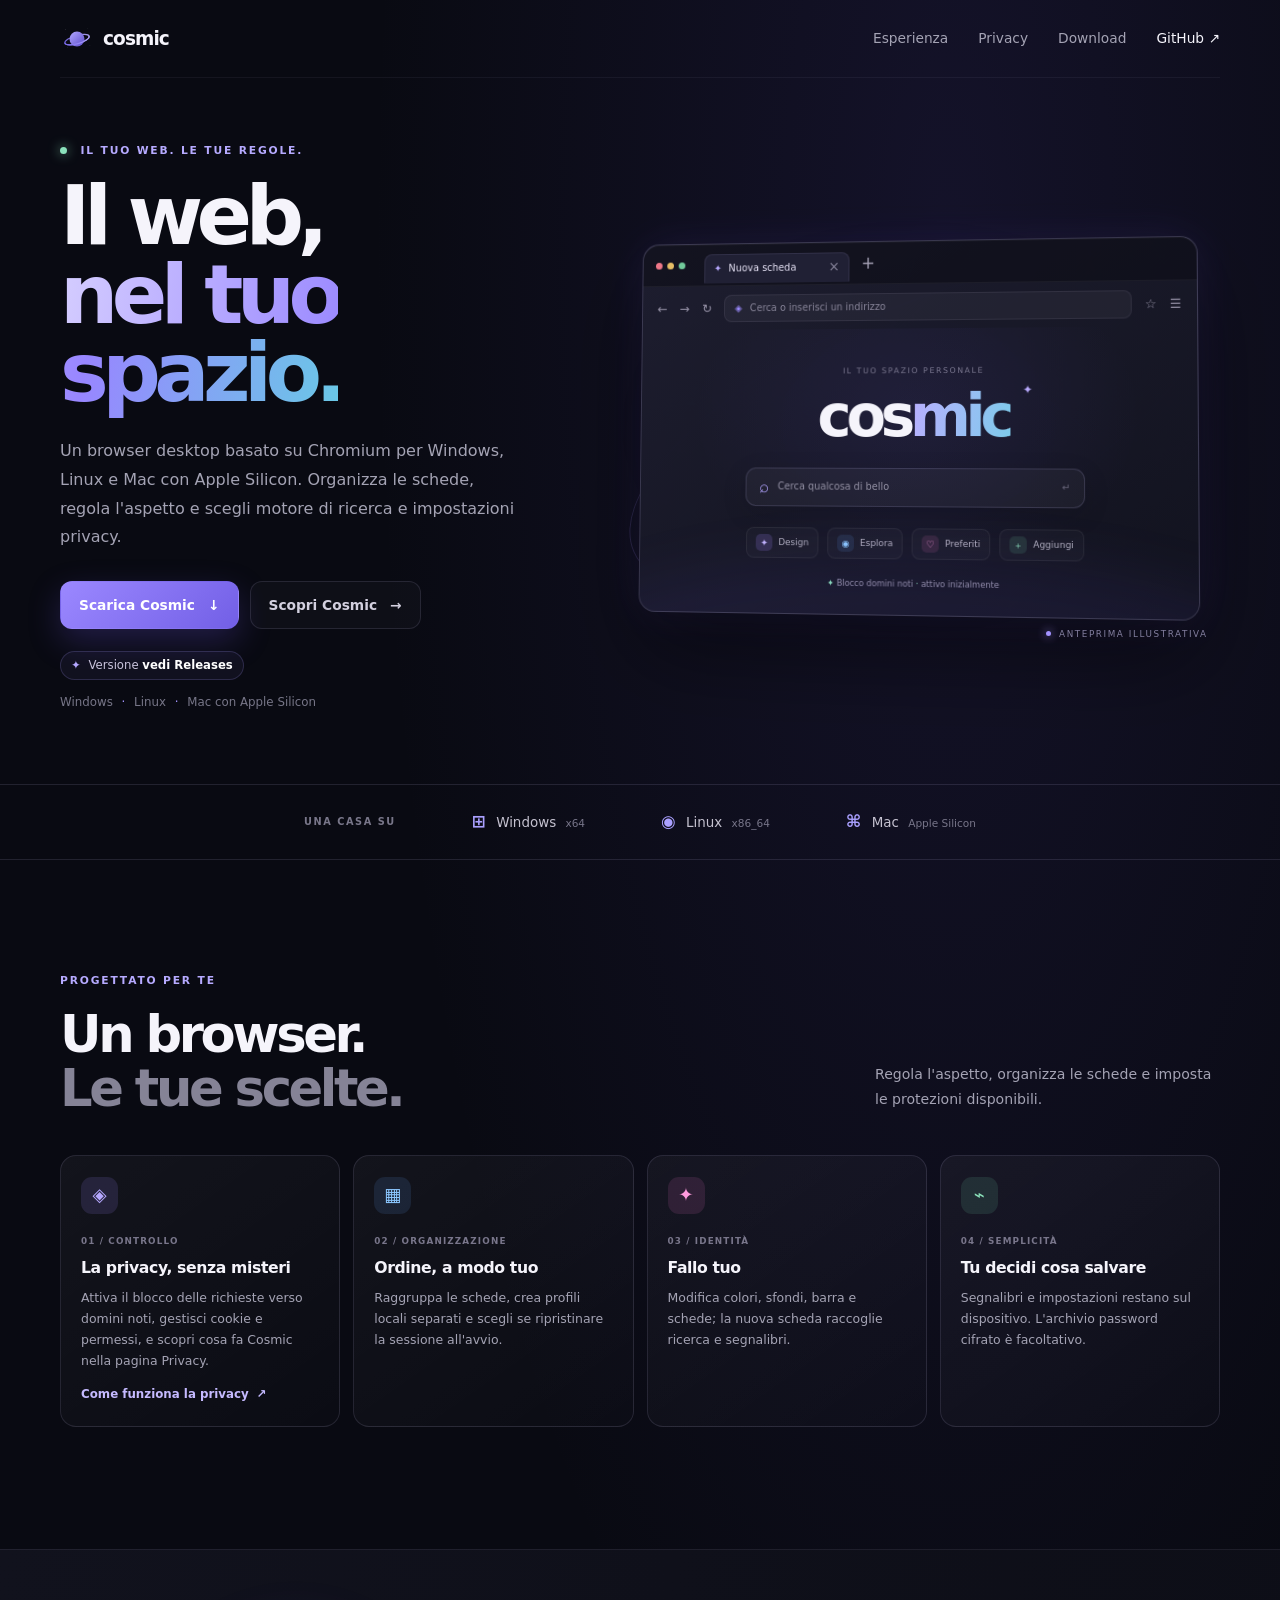
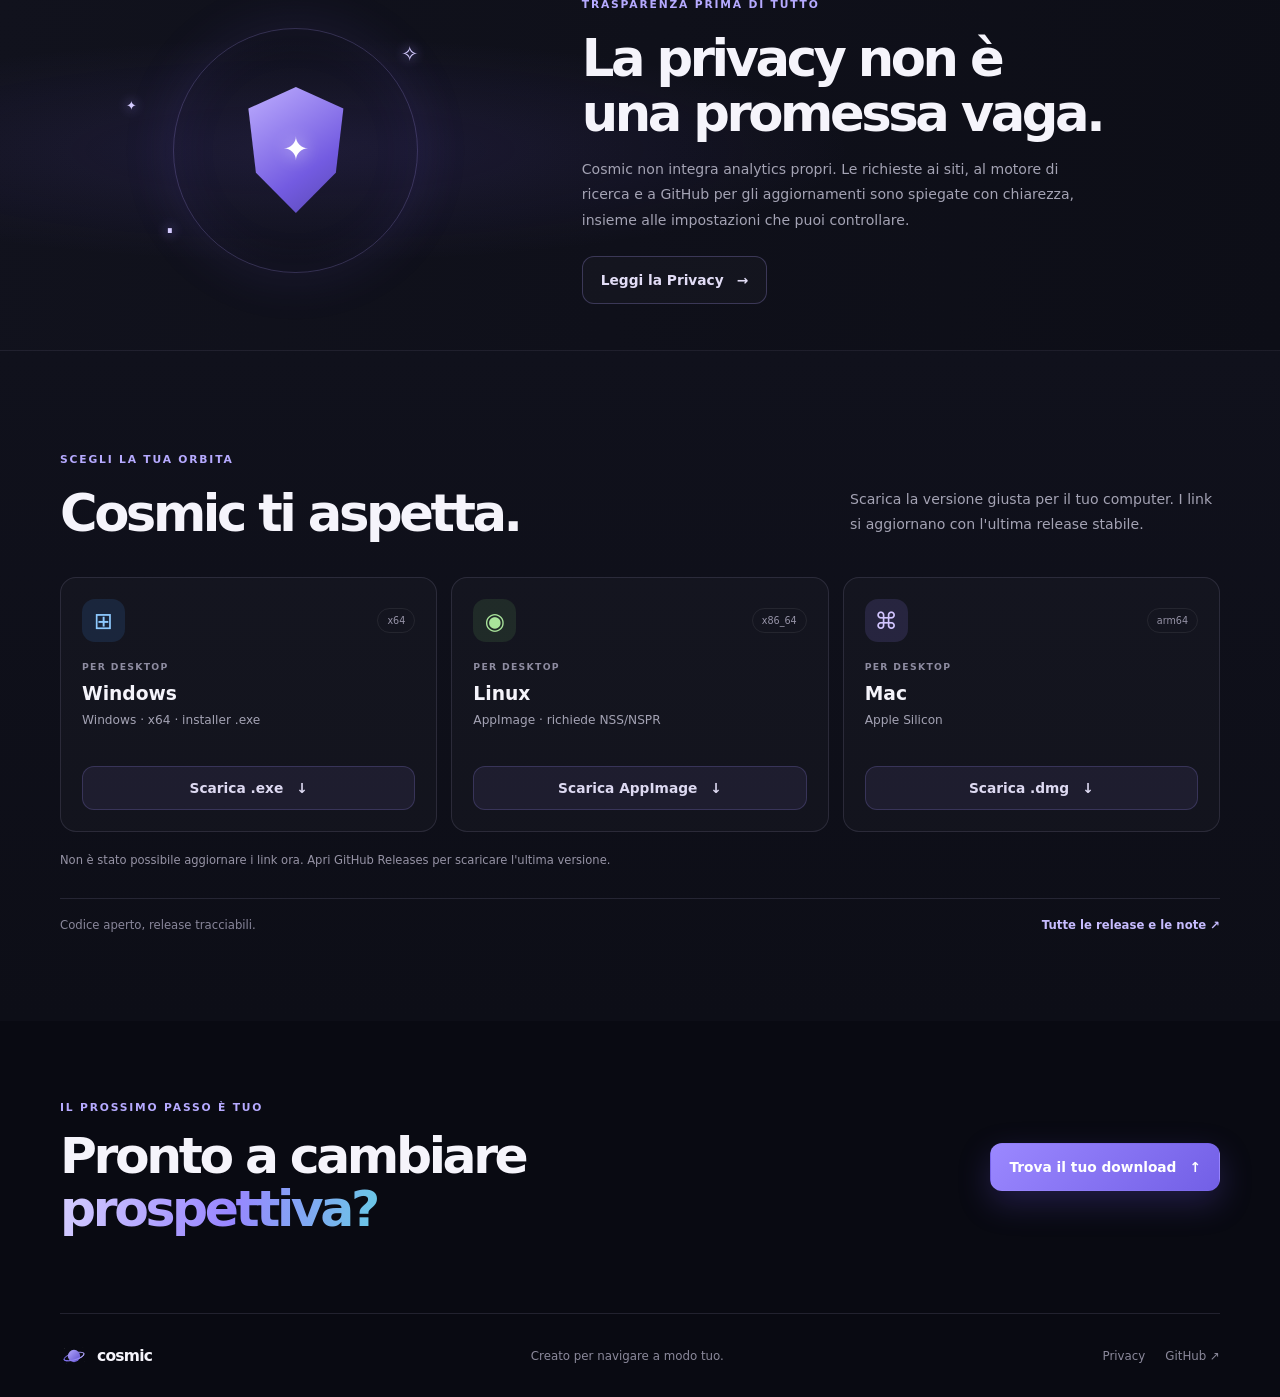
<file: docs/index.html>
<!doctype html>
<html lang="it">
<head>
  <meta charset="utf-8">
  <meta name="viewport" content="width=device-width, initial-scale=1">
  <meta name="theme-color" content="#090a12">
  <meta name="description" content="Cosmic è un browser desktop Chromium personalizzabile per Windows, Linux e Mac Apple Silicon. Privacy e controlli chiari, sul tuo computer.">
  <meta property="og:type" content="website">
  <meta property="og:title" content="Cosmic — il web, nel tuo spazio">
  <meta property="og:description" content="Un browser desktop personalizzabile per Windows, Linux e Mac Apple Silicon.">
  <meta property="og:image" content="https://francydg2.github.io/cosmic-browser/assets/cosmic.svg">
  <title>Cosmic — il web, nel tuo spazio</title>
  <link rel="icon" href="assets/cosmic.svg" type="image/svg+xml">
  <link rel="stylesheet" href="styles.css">
  <script src="site.js" defer></script>
</head>
<body>
  <header class="topbar">
    <a class="brand" href="#" aria-label="Cosmic, pagina iniziale">
      <img src="assets/cosmic.svg" alt="" width="34" height="34">
      <span>cosmic</span>
    </a>
    <nav aria-label="Navigazione principale">
      <a href="#esperienza">Esperienza</a>
      <a href="privacy.html">Privacy</a>
      <a href="#download">Download</a>
      <a class="nav-github" href="https://github.com/francydg2/cosmic-browser" target="_blank" rel="noopener noreferrer">GitHub <span aria-hidden="true">↗</span></a>
    </nav>
  </header>

  <main>
    <section class="hero">
      <div class="hero-copy">
        <p class="eyebrow"><span class="status-dot"></span> IL TUO WEB. LE TUE REGOLE.</p>
        <h1>Il web,<br><span class="gradient-text">nel tuo spazio.</span></h1>
        <p class="hero-description">Un browser desktop basato su Chromium per Windows, Linux e Mac con Apple Silicon. Organizza le schede, regola l'aspetto e scegli motore di ricerca e impostazioni privacy.</p>
        <div class="hero-actions">
          <a class="button button-primary" href="#download">Scarica Cosmic <span aria-hidden="true">↓</span></a>
          <a class="button button-quiet" href="#esperienza">Scopri Cosmic <span aria-hidden="true">→</span></a>
        </div>
        <div class="hero-meta">
          <span class="version-pill"><span aria-hidden="true">✦</span> Versione <strong id="latest-version">—</strong></span>
          <span id="release-date" class="release-date" aria-live="polite"></span>
        </div>
        <p class="platform-caption">Windows <span>·</span> Linux <span>·</span> Mac con Apple Silicon</p>
      </div>

      <div class="product-stage" aria-label="Anteprima illustrativa dell'interfaccia Cosmic">
        <div class="stage-glow"></div>
        <div class="orbit orbit-one"></div>
        <div class="orbit orbit-two"></div>
        <div class="browser-preview">
          <div class="preview-titlebar">
            <div class="window-dots" aria-hidden="true"><i></i><i></i><i></i></div>
            <div class="preview-tab"><span class="mini-planet" aria-hidden="true">✦</span> Nuova scheda <span class="tab-close" aria-hidden="true">×</span></div>
            <span class="preview-plus" aria-hidden="true">+</span>
          </div>
          <div class="preview-toolbar">
            <span aria-hidden="true">←</span><span aria-hidden="true">→</span><span aria-hidden="true">↻</span>
            <div class="address-field"><span class="lock-mark" aria-hidden="true">◈</span> Cerca o inserisci un indirizzo</div>
            <span aria-hidden="true">☆</span><span aria-hidden="true">☰</span>
          </div>
          <div class="preview-content">
            <div class="preview-date">IL TUO SPAZIO PERSONALE</div>
            <div class="preview-logo"><span>cos</span><span class="preview-logo-accent">mic</span><span class="preview-star">✦</span></div>
            <div class="preview-search"><span aria-hidden="true">⌕</span> Cerca qualcosa di bello <span class="search-shortcut">↵</span></div>
            <div class="preview-bookmarks" aria-hidden="true">
              <span><i class="bookmark-icon icon-violet">✦</i> Design</span>
              <span><i class="bookmark-icon icon-blue">◉</i> Esplora</span>
              <span><i class="bookmark-icon icon-pink">♡</i> Preferiti</span>
              <span><i class="bookmark-icon icon-green">＋</i> Aggiungi</span>
            </div>
            <div class="preview-shield"><span>✦</span> Blocco domini noti <b>·</b> attivo inizialmente</div>
          </div>
          <div class="preview-bottom-glow"></div>
        </div>
        <div class="stage-label"><span></span> ANTEPRIMA ILLUSTRATIVA</div>
      </div>
    </section>

    <section class="platform-strip" aria-label="Sistemi supportati">
      <span class="strip-label">UNA CASA SU</span>
      <div><b aria-hidden="true">⊞</b> Windows <small>x64</small></div>
      <div><b aria-hidden="true">◉</b> Linux <small>x86_64</small></div>
      <div><b aria-hidden="true">⌘</b> Mac <small>Apple Silicon</small></div>
    </section>

    <section class="features section-wrap" id="esperienza">
      <div class="section-heading">
        <div>
          <p class="eyebrow">PROGETTATO PER TE</p>
          <h2>Un browser.<br><span class="muted-heading">Le tue scelte.</span></h2>
        </div>
        <p class="section-intro">Regola l'aspetto, organizza le schede e imposta le protezioni disponibili.</p>
      </div>
      <div class="feature-grid">
        <article class="feature-card feature-card-large">
          <span class="feature-icon icon-purple" aria-hidden="true">◈</span>
          <p class="feature-number">01 / CONTROLLO</p>
          <h3>La privacy, senza misteri</h3>
          <p>Attiva il blocco delle richieste verso domini noti, gestisci cookie e permessi, e scopri cosa fa Cosmic nella pagina Privacy.</p>
          <a class="card-link" href="privacy.html">Come funziona la privacy <span aria-hidden="true">↗</span></a>
        </article>
        <article class="feature-card">
          <span class="feature-icon icon-blue" aria-hidden="true">▦</span>
          <p class="feature-number">02 / ORGANIZZAZIONE</p>
          <h3>Ordine, a modo tuo</h3>
          <p>Raggruppa le schede, crea profili locali separati e scegli se ripristinare la sessione all'avvio.</p>
        </article>
        <article class="feature-card">
          <span class="feature-icon icon-pink" aria-hidden="true">✦</span>
          <p class="feature-number">03 / IDENTITÀ</p>
          <h3>Fallo tuo</h3>
          <p>Modifica colori, sfondi, barra e schede; la nuova scheda raccoglie ricerca e segnalibri.</p>
        </article>
        <article class="feature-card">
          <span class="feature-icon icon-green" aria-hidden="true">⌁</span>
          <p class="feature-number">04 / SEMPLICITÀ</p>
          <h3>Tu decidi cosa salvare</h3>
          <p>Segnalibri e impostazioni restano sul dispositivo. L'archivio password cifrato è facoltativo.</p>
        </article>
      </div>
    </section>

    <section class="privacy-band" id="privacy">
      <div class="section-wrap privacy-inner">
        <div class="privacy-art" aria-hidden="true">
          <div class="shield-orbit"></div>
          <div class="shield-shape"><span>✦</span></div>
          <span class="privacy-star privacy-star-one">✧</span>
          <span class="privacy-star privacy-star-two">·</span>
          <span class="privacy-star privacy-star-three">✦</span>
        </div>
        <div class="privacy-copy">
          <p class="eyebrow">TRASPARENZA PRIMA DI TUTTO</p>
          <h2>La privacy non è<br>una promessa vaga.</h2>
          <p>Cosmic non integra analytics propri. Le richieste ai siti, al motore di ricerca e a GitHub per gli aggiornamenti sono spiegate con chiarezza, insieme alle impostazioni che puoi controllare.</p>
          <a class="button button-outline" href="privacy.html">Leggi la Privacy <span aria-hidden="true">→</span></a>
        </div>
      </div>
    </section>

    <section class="download-section" id="download">
      <div class="section-wrap">
        <div class="section-heading download-heading">
          <div>
            <p class="eyebrow">SCEGLI LA TUA ORBITA</p>
            <h2>Cosmic ti aspetta.</h2>
          </div>
          <p class="section-intro">Scarica la versione giusta per il tuo computer. I link si aggiornano con l'ultima release stabile.</p>
        </div>
        <div class="download-grid">
          <article class="download-card" data-platform="windows" data-suffix="-windows-x64.exe">
            <div class="download-card-top"><div class="platform-mark windows-mark" aria-hidden="true">⊞</div><span class="platform-arch">x64</span></div>
            <div class="download-card-copy">
              <p class="card-kicker">PER DESKTOP</p>
              <h3>Windows</h3>
              <p>Windows · x64 · installer .exe</p>
            </div>
            <a class="button button-download" href="https://github.com/francydg2/cosmic-browser/releases/latest" data-download>Scarica .exe <span aria-hidden="true">↓</span></a>
          </article>
          <article class="download-card" data-platform="linux" data-suffix="-linux-x64.AppImage">
            <div class="download-card-top"><div class="platform-mark linux-mark" aria-hidden="true">◉</div><span class="platform-arch">x86_64</span></div>
            <div class="download-card-copy">
              <p class="card-kicker">PER DESKTOP</p>
              <h3>Linux</h3>
              <p>AppImage · richiede NSS/NSPR</p>
            </div>
            <a class="button button-download" href="https://github.com/francydg2/cosmic-browser/releases/latest" data-download>Scarica AppImage <span aria-hidden="true">↓</span></a>
          </article>
          <article class="download-card" data-platform="macos" data-suffix="-macos-arm64.dmg">
            <div class="download-card-top"><div class="platform-mark mac-mark" aria-hidden="true">⌘</div><span class="platform-arch">arm64</span></div>
            <div class="download-card-copy">
              <p class="card-kicker">PER DESKTOP</p>
              <h3>Mac</h3>
              <p>Apple Silicon</p>
            </div>
            <a class="button button-download" href="https://github.com/francydg2/cosmic-browser/releases/latest" data-download>Scarica .dmg <span aria-hidden="true">↓</span></a>
          </article>
        </div>
        <p class="download-note" id="download-note">I pacchetti Windows non sono ancora firmati e l'app Mac non è notarizzata: il sistema potrebbe mostrare un avviso al primo avvio. Scarica Cosmic solo dalle release ufficiali.</p>
        <div class="release-link"><span>Codice aperto, release tracciabili.</span><a href="https://github.com/francydg2/cosmic-browser/releases/latest" target="_blank" rel="noopener noreferrer">Tutte le release e le note <span aria-hidden="true">↗</span></a></div>
      </div>
    </section>

    <section class="closing section-wrap">
      <div>
        <p class="eyebrow">IL PROSSIMO PASSO È TUO</p>
        <h2>Pronto a cambiare<br><span class="gradient-text">prospettiva?</span></h2>
      </div>
      <a class="button button-primary" href="#download">Trova il tuo download <span aria-hidden="true">↑</span></a>
    </section>
  </main>

  <footer>
    <a class="brand" href="#" aria-label="Cosmic, pagina iniziale"><img src="assets/cosmic.svg" alt="" width="28" height="28"><span>cosmic</span></a>
    <p>Creato per navigare a modo tuo.</p>
    <div class="footer-links">
      <a href="privacy.html">Privacy</a>
      <a href="https://github.com/francydg2/cosmic-browser" target="_blank" rel="noopener noreferrer">GitHub ↗</a>
    </div>
  </footer>
</body>
</html>
</file>
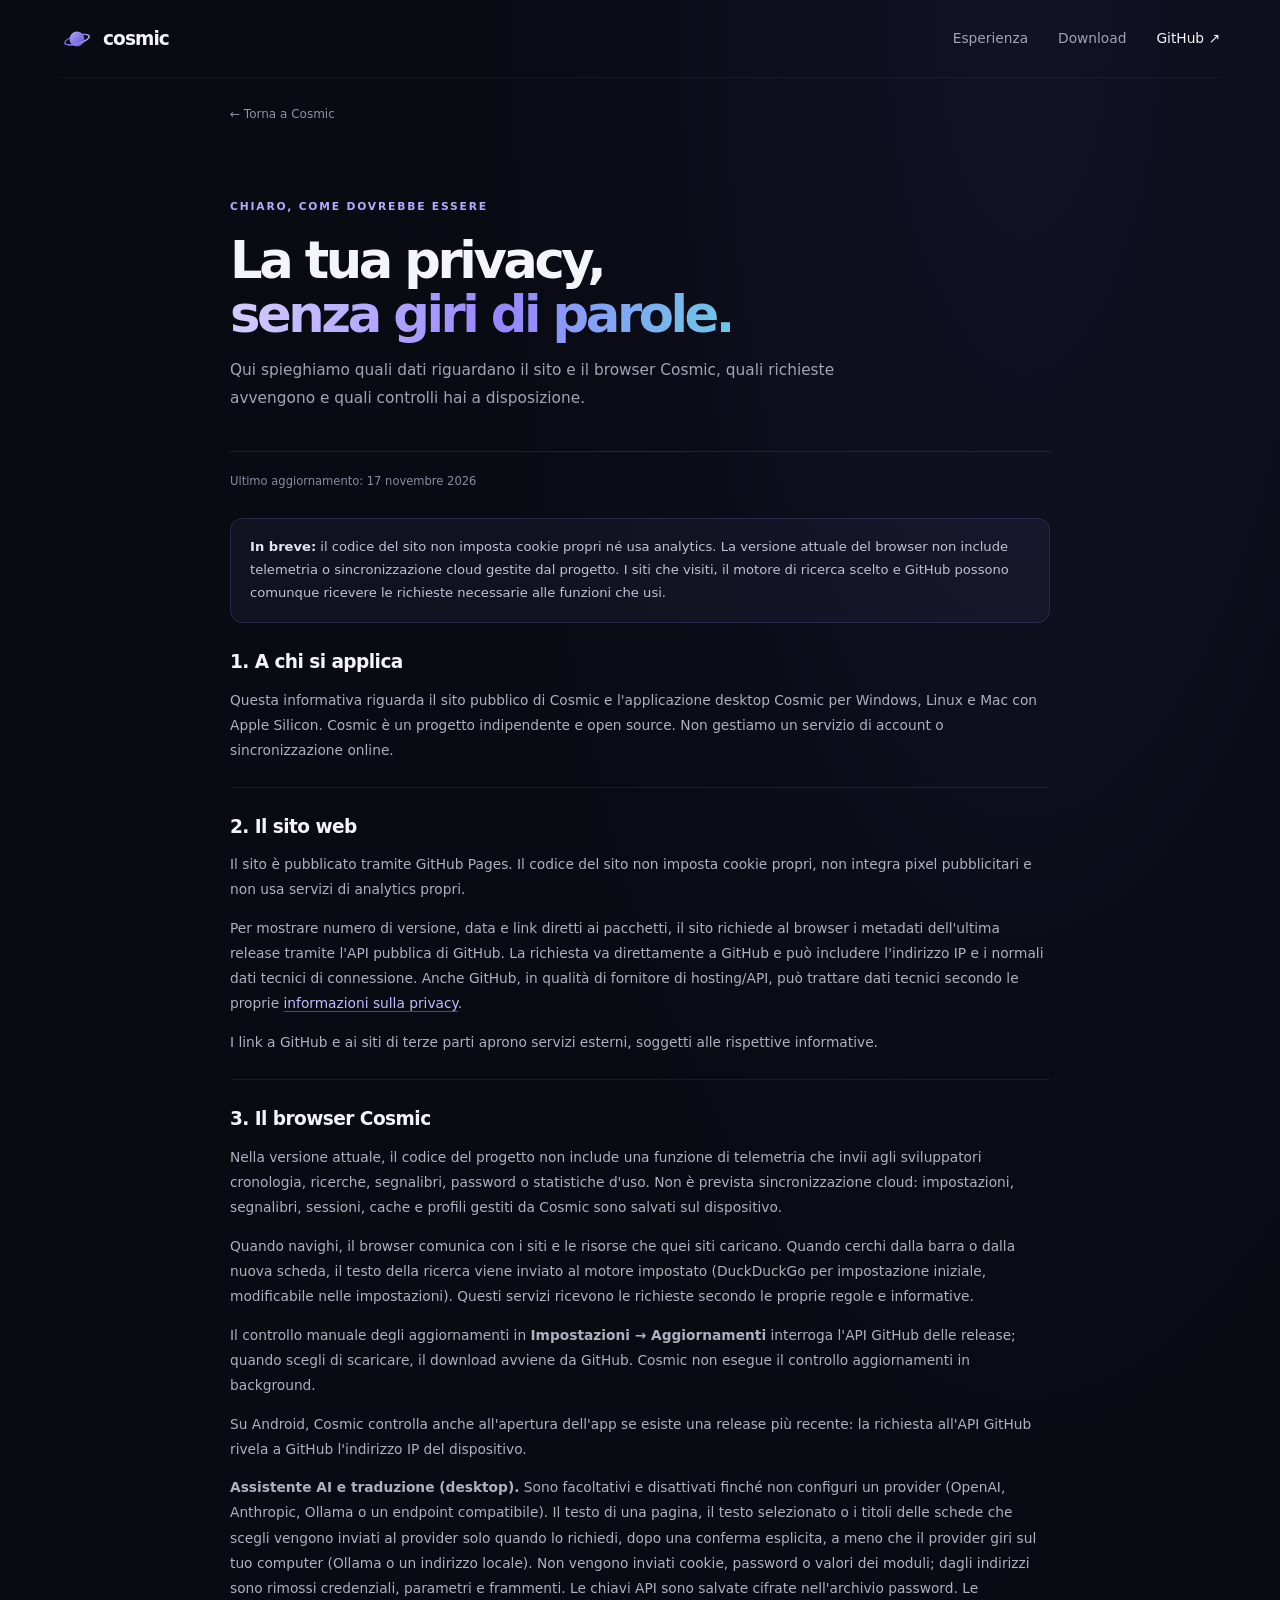
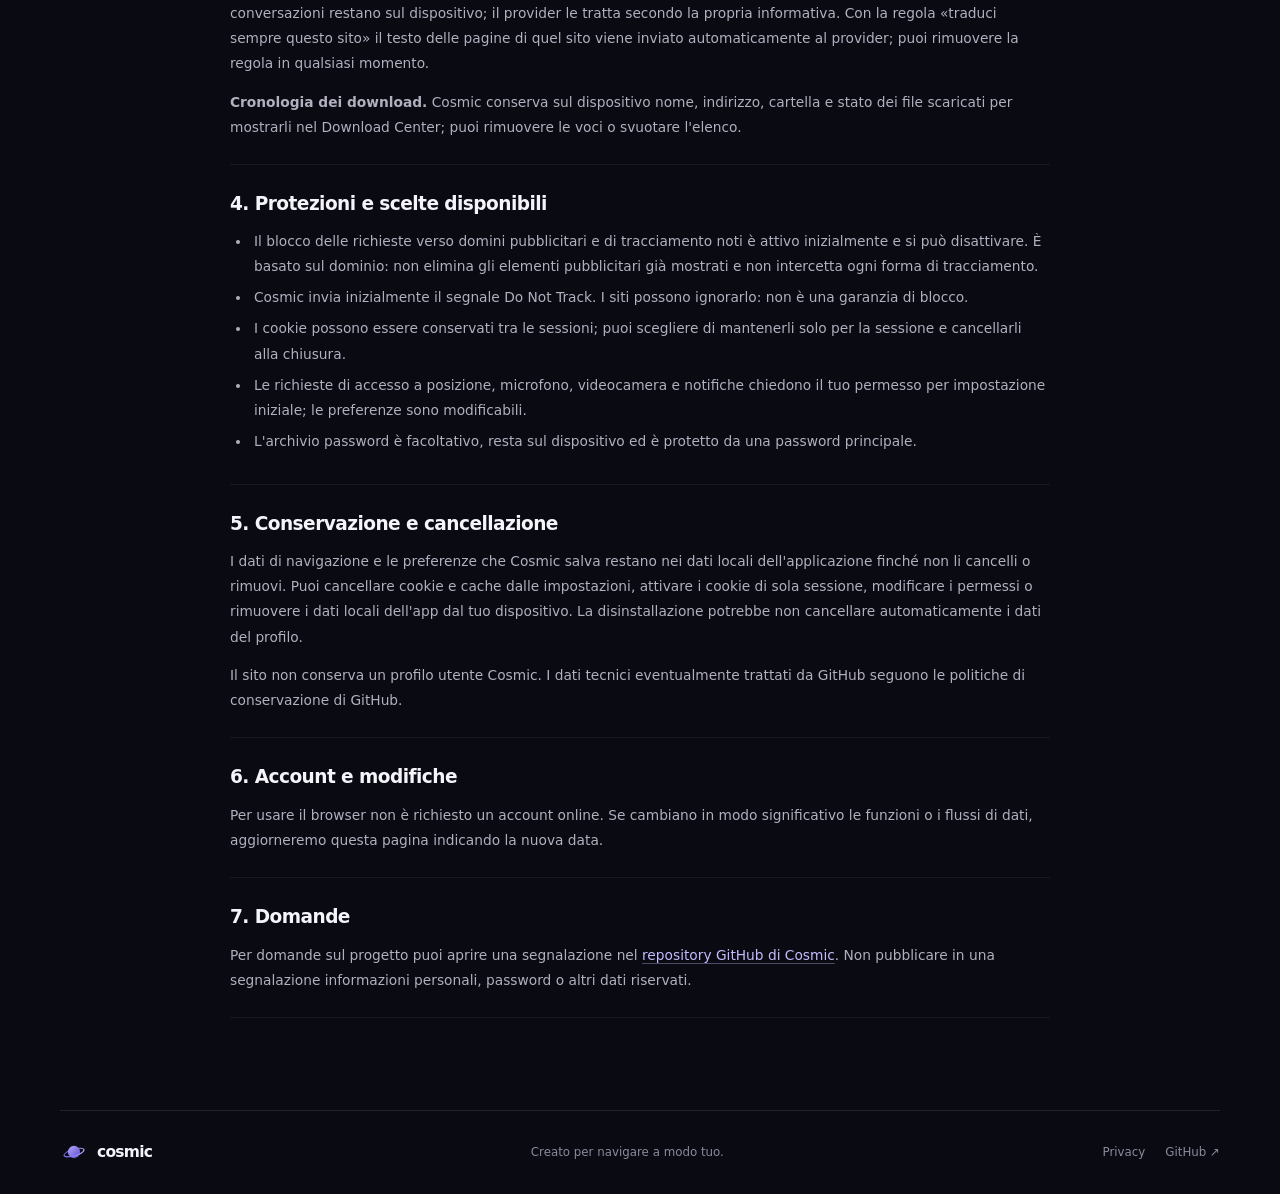
<file: docs/privacy.html>
<!doctype html>
<html lang="it">
<head>
  <meta charset="utf-8">
  <meta name="viewport" content="width=device-width, initial-scale=1">
  <meta name="theme-color" content="#090a12">
  <meta name="description" content="Informativa privacy di Cosmic: cosa fa il sito, quali dati restano sul dispositivo e quali richieste avvengono durante la navigazione.">
  <meta property="og:title" content="Privacy — Cosmic">
  <meta property="og:description" content="Informazioni chiare sul sito Cosmic e sul browser desktop Cosmic.">
  <title>Privacy — Cosmic</title>
  <link rel="icon" href="assets/cosmic.svg" type="image/svg+xml">
  <link rel="stylesheet" href="styles.css">
</head>
<body class="legal-page">
  <header class="topbar">
    <a class="brand" href="index.html" aria-label="Cosmic, pagina iniziale">
      <img src="assets/cosmic.svg" alt="" width="34" height="34">
      <span>cosmic</span>
    </a>
    <nav aria-label="Navigazione principale">
      <a href="index.html#esperienza">Esperienza</a>
      <a href="index.html#download">Download</a>
      <a class="nav-github" href="https://github.com/francydg2/cosmic-browser" target="_blank" rel="noopener noreferrer">GitHub <span aria-hidden="true">↗</span></a>
    </nav>
  </header>

  <div class="legal-top"><a class="breadcrumb" href="index.html">← Torna a Cosmic</a></div>
  <main>
    <section class="legal-hero">
      <p class="eyebrow">CHIARO, COME DOVREBBE ESSERE</p>
      <h1>La tua privacy,<br><span class="gradient-text">senza giri di parole.</span></h1>
      <p>Qui spieghiamo quali dati riguardano il sito e il browser Cosmic, quali richieste avvengono e quali controlli hai a disposizione.</p>
    </section>

    <article class="legal-content">
      <p class="legal-updated">Ultimo aggiornamento: 17 novembre 2026</p>
      <div class="legal-callout"><strong>In breve:</strong> il codice del sito non imposta cookie propri né usa analytics. La versione attuale del browser non include telemetria o sincronizzazione cloud gestite dal progetto. I siti che visiti, il motore di ricerca scelto e GitHub possono comunque ricevere le richieste necessarie alle funzioni che usi.</div>

      <section class="legal-section">
        <h2>1. A chi si applica</h2>
        <p>Questa informativa riguarda il sito pubblico di Cosmic e l'applicazione desktop Cosmic per Windows, Linux e Mac con Apple Silicon. Cosmic è un progetto indipendente e open source. Non gestiamo un servizio di account o sincronizzazione online.</p>
      </section>

      <section class="legal-section">
        <h2>2. Il sito web</h2>
        <p>Il sito è pubblicato tramite GitHub Pages. Il codice del sito non imposta cookie propri, non integra pixel pubblicitari e non usa servizi di analytics propri.</p>
        <p>Per mostrare numero di versione, data e link diretti ai pacchetti, il sito richiede al browser i metadati dell'ultima release tramite l'API pubblica di GitHub. La richiesta va direttamente a GitHub e può includere l'indirizzo IP e i normali dati tecnici di connessione. Anche GitHub, in qualità di fornitore di hosting/API, può trattare dati tecnici secondo le proprie <a href="https://docs.github.com/en/site-policy/privacy-policies/github-general-privacy-notice" target="_blank" rel="noopener noreferrer">informazioni sulla privacy</a>.</p>
        <p>I link a GitHub e ai siti di terze parti aprono servizi esterni, soggetti alle rispettive informative.</p>
      </section>

      <section class="legal-section">
        <h2>3. Il browser Cosmic</h2>
        <p>Nella versione attuale, il codice del progetto non include una funzione di telemetria che invii agli sviluppatori cronologia, ricerche, segnalibri, password o statistiche d'uso. Non è prevista sincronizzazione cloud: impostazioni, segnalibri, sessioni, cache e profili gestiti da Cosmic sono salvati sul dispositivo.</p>
        <p>Quando navighi, il browser comunica con i siti e le risorse che quei siti caricano. Quando cerchi dalla barra o dalla nuova scheda, il testo della ricerca viene inviato al motore impostato (DuckDuckGo per impostazione iniziale, modificabile nelle impostazioni). Questi servizi ricevono le richieste secondo le proprie regole e informative.</p>
        <p>Il controllo manuale degli aggiornamenti in <strong>Impostazioni → Aggiornamenti</strong> interroga l'API GitHub delle release; quando scegli di scaricare, il download avviene da GitHub. Cosmic non esegue il controllo aggiornamenti in background.</p>
        <p>Su Android, Cosmic controlla anche all'apertura dell'app se esiste una release più recente: la richiesta all'API GitHub rivela a GitHub l'indirizzo IP del dispositivo.</p>
        <p><strong>Assistente AI e traduzione (desktop).</strong> Sono facoltativi e disattivati finché non configuri un provider (OpenAI, Anthropic, Ollama o un endpoint compatibile). Il testo di una pagina, il testo selezionato o i titoli delle schede che scegli vengono inviati al provider solo quando lo richiedi, dopo una conferma esplicita, a meno che il provider giri sul tuo computer (Ollama o un indirizzo locale). Non vengono inviati cookie, password o valori dei moduli; dagli indirizzi sono rimossi credenziali, parametri e frammenti. Le chiavi API sono salvate cifrate nell'archivio password. Le conversazioni restano sul dispositivo; il provider le tratta secondo la propria informativa. Con la regola «traduci sempre questo sito» il testo delle pagine di quel sito viene inviato automaticamente al provider; puoi rimuovere la regola in qualsiasi momento.</p>
        <p><strong>Cronologia dei download.</strong> Cosmic conserva sul dispositivo nome, indirizzo, cartella e stato dei file scaricati per mostrarli nel Download Center; puoi rimuovere le voci o svuotare l'elenco.</p>
      </section>

      <section class="legal-section">
        <h2>4. Protezioni e scelte disponibili</h2>
        <ul>
          <li>Il blocco delle richieste verso domini pubblicitari e di tracciamento noti è attivo inizialmente e si può disattivare. È basato sul dominio: non elimina gli elementi pubblicitari già mostrati e non intercetta ogni forma di tracciamento.</li>
          <li>Cosmic invia inizialmente il segnale Do Not Track. I siti possono ignorarlo: non è una garanzia di blocco.</li>
          <li>I cookie possono essere conservati tra le sessioni; puoi scegliere di mantenerli solo per la sessione e cancellarli alla chiusura.</li>
          <li>Le richieste di accesso a posizione, microfono, videocamera e notifiche chiedono il tuo permesso per impostazione iniziale; le preferenze sono modificabili.</li>
          <li>L'archivio password è facoltativo, resta sul dispositivo ed è protetto da una password principale.</li>
        </ul>
      </section>

      <section class="legal-section">
        <h2>5. Conservazione e cancellazione</h2>
        <p>I dati di navigazione e le preferenze che Cosmic salva restano nei dati locali dell'applicazione finché non li cancelli o rimuovi. Puoi cancellare cookie e cache dalle impostazioni, attivare i cookie di sola sessione, modificare i permessi o rimuovere i dati locali dell'app dal tuo dispositivo. La disinstallazione potrebbe non cancellare automaticamente i dati del profilo.</p>
        <p>Il sito non conserva un profilo utente Cosmic. I dati tecnici eventualmente trattati da GitHub seguono le politiche di conservazione di GitHub.</p>
      </section>

      <section class="legal-section">
        <h2>6. Account e modifiche</h2>
        <p>Per usare il browser non è richiesto un account online. Se cambiano in modo significativo le funzioni o i flussi di dati, aggiorneremo questa pagina indicando la nuova data.</p>
      </section>

      <section class="legal-section">
        <h2>7. Domande</h2>
        <p>Per domande sul progetto puoi aprire una segnalazione nel <a href="https://github.com/francydg2/cosmic-browser/issues" target="_blank" rel="noopener noreferrer">repository GitHub di Cosmic</a>. Non pubblicare in una segnalazione informazioni personali, password o altri dati riservati.</p>
      </section>
    </article>
  </main>

  <footer>
    <a class="brand" href="index.html" aria-label="Cosmic, pagina iniziale"><img src="assets/cosmic.svg" alt="" width="28" height="28"><span>cosmic</span></a>
    <p>Creato per navigare a modo tuo.</p>
    <div class="footer-links">
      <a href="privacy.html" aria-current="page">Privacy</a>
      <a href="https://github.com/francydg2/cosmic-browser" target="_blank" rel="noopener noreferrer">GitHub ↗</a>
    </div>
  </footer>
</body>
</html>
</file>
<file: docs/styles.css>
:root {
  color-scheme: dark;
  --bg: #090a12;
  --panel: #11121d;
  --panel-bright: #171827;
  --line: rgba(209, 205, 255, .12);
  --text: #f5f4fb;
  --muted: #a4a3b4;
  --purple: #a393ff;
  --purple-bright: #7d68f5;
  --max-width: 1160px;
  font-family: Inter, ui-sans-serif, system-ui, -apple-system, BlinkMacSystemFont, "Segoe UI", sans-serif;
}

* { box-sizing: border-box; }

html { scroll-behavior: smooth; scroll-padding-top: 90px; }

body {
  margin: 0;
  color: var(--text);
  background:
    radial-gradient(ellipse at 74% 8%, rgba(84, 66, 176, .15), transparent 36rem),
    var(--bg);
  line-height: 1.6;
}

a { color: inherit; text-decoration: none; }

.topbar, footer {
  width: min(var(--max-width), calc(100% - 48px));
  margin: 0 auto;
  display: flex;
  align-items: center;
  justify-content: space-between;
}

.topbar {
  height: 78px;
  position: relative;
  z-index: 5;
  border-bottom: 1px solid rgba(209, 205, 255, .055);
}

.brand { display: inline-flex; gap: 9px; align-items: center; font-size: 1.16rem; font-weight: 760; letter-spacing: -.05em; }
.brand img { display: block; }
.topbar nav { display: flex; align-items: center; gap: 30px; color: var(--muted); font-size: .86rem; }
.topbar nav a, footer a, .text-link, .card-link { transition: color .18s ease; }
.topbar nav a:hover, footer a:hover, .text-link:hover, .card-link:hover { color: var(--text); }
.nav-github { color: var(--text); }

.hero {
  min-height: 624px;
  width: min(var(--max-width), calc(100% - 48px));
  margin: 0 auto;
  display: grid;
  grid-template-columns: .92fr 1.08fr;
  align-items: center;
  gap: 24px;
  padding: 48px 0 56px;
}

.hero-copy { position: relative; z-index: 1; padding: 16px 0; }
.eyebrow { color: #b6aaff; font-size: .67rem; font-weight: 760; letter-spacing: .17em; margin: 0 0 18px; }
.status-dot { display: inline-block; width: 7px; height: 7px; margin-right: 8px; border-radius: 50%; background: #8be2bc; box-shadow: 0 0 12px rgba(139, 226, 188, .8); }

h1, h2, h3, p { margin-top: 0; }
h1 { font-size: clamp(3.55rem, 6.4vw, 5.6rem); line-height: .96; letter-spacing: -.08em; margin-bottom: 24px; }
.gradient-text { color: transparent; background: linear-gradient(100deg, #d2caff 3%, #9886ff 54%, #69c9e6); background-clip: text; -webkit-background-clip: text; }
.hero-description { max-width: 465px; color: var(--muted); font-size: 1rem; line-height: 1.8; }
.hero-actions { display: flex; align-items: center; gap: 11px; margin: 29px 0 22px; }
.button { min-height: 48px; display: inline-flex; align-items: center; justify-content: center; gap: 13px; padding: 0 18px; border: 1px solid transparent; border-radius: 12px; font-size: .86rem; font-weight: 720; transition: transform .18s ease, border-color .18s ease, background .18s ease, box-shadow .18s ease; }
.button:hover { transform: translateY(-2px); }
.button-primary { background: linear-gradient(135deg, #9b88ff, #725fe6); color: #fff; box-shadow: 0 12px 32px rgba(106, 83, 227, .25); }
.button-primary:hover { box-shadow: 0 15px 38px rgba(106, 83, 227, .38); }
.button-quiet { color: #d3d0df; border-color: var(--line); background: rgba(255,255,255,.025); }
.hero-meta { min-height: 25px; display: flex; align-items: center; gap: 12px; color: #88869a; font-size: .73rem; }
.version-pill { border: 1px solid rgba(169, 153, 255, .19); border-radius: 999px; padding: 4px 10px; background: rgba(154, 134, 255, .06); color: #c9c4dc; }
.version-pill > span { color: #b4a7ff; margin-right: 4px; }
.version-pill strong { color: #fff; font-weight: 700; }
.release-date { color: #858497; }
.platform-caption { margin: 13px 0 0; color: #777688; font-size: .74rem; }
.platform-caption span { color: #a393ff; padding: 0 5px; }

.product-stage { min-width: 0; min-height: 430px; position: relative; display: grid; place-items: center; isolation: isolate; }
.stage-glow { position: absolute; z-index: -2; width: 88%; height: 85%; border-radius: 50%; background: radial-gradient(ellipse, rgba(102, 80, 207, .27), rgba(54, 46, 112, .09) 48%, transparent 72%); filter: blur(20px); }
.orbit { position: absolute; z-index: -1; width: 90%; height: 48%; border: 1px solid rgba(164, 145, 255, .26); border-radius: 50%; transform: rotate(-24deg); }
.orbit-one { width: 100%; height: 55%; border-color: rgba(164, 145, 255, .18); }
.orbit-two { width: 83%; height: 42%; transform: rotate(25deg); border-color: rgba(102, 198, 232, .13); }
.browser-preview {
  width: min(100%, 560px);
  min-height: 338px;
  position: relative;
  overflow: hidden;
  border: 1px solid rgba(205, 195, 255, .2);
  border-radius: 17px;
  background: linear-gradient(150deg, rgba(29, 29, 47, .98), rgba(17, 18, 30, .98));
  box-shadow: 0 38px 90px rgba(0, 0, 0, .48), 0 0 45px rgba(117, 96, 235, .13), inset 0 1px rgba(255,255,255,.08);
  transform: perspective(1000px) rotateY(-5deg) rotateX(2deg);
}
.preview-titlebar { height: 43px; display: flex; align-items: center; gap: 12px; padding: 0 13px; background: rgba(8, 9, 17, .5); border-bottom: 1px solid rgba(255,255,255,.05); }
.window-dots { display: flex; gap: 5px; }
.window-dots i { width: 7px; height: 7px; border-radius: 50%; background: #544f70; }
.window-dots i:first-child { background: #ee7788; }
.window-dots i:nth-child(2) { background: #e6be65; }
.window-dots i:nth-child(3) { background: #71ca9a; }
.preview-tab { width: 150px; height: 30px; display: flex; align-items: center; gap: 7px; margin: 8px 0 0 8px; padding: 0 9px; border: 1px solid rgba(206, 195, 255, .1); border-bottom-color: #202034; border-radius: 8px 8px 0 0; background: #202034; color: #e8e4f7; font-size: .62rem; }
.mini-planet { color: #b8a9ff; }
.tab-close { margin-left: auto; color: #86839a; font-size: .85rem; }
.preview-plus { color: #a6a2b6; font-size: 1.05rem; }
.preview-toolbar { height: 45px; display: flex; align-items: center; gap: 13px; padding: 0 15px; color: #9793a8; font-size: .78rem; }
.address-field { flex: 1; min-width: 0; height: 28px; display: flex; align-items: center; gap: 8px; padding: 0 10px; border: 1px solid rgba(220, 213, 255, .08); border-radius: 8px; background: rgba(255,255,255,.045); color: #878498; font-size: .61rem; }
.lock-mark { color: #9c8bff; }
.preview-content { min-height: 250px; display: flex; flex-direction: column; align-items: center; padding: 37px 24px 24px; background: radial-gradient(ellipse at 50% 30%, rgba(115, 93, 231, .09), transparent 57%); }
.preview-date { color: #79768f; font-size: .49rem; letter-spacing: .2em; }
.preview-logo { position: relative; margin: 6px 0 20px; font-size: clamp(2.6rem, 5vw, 3.65rem); line-height: 1.1; font-weight: 780; letter-spacing: -.09em; }
.preview-logo-accent { color: transparent; background: linear-gradient(100deg, #bbaeff, #7dcbeb); background-clip: text; -webkit-background-clip: text; }
.preview-star { position: absolute; top: 0; right: -17px; color: #b9aaff; font-size: .75rem; }
.preview-search { width: min(100%, 340px); height: 39px; display: flex; align-items: center; gap: 9px; padding: 0 13px; border: 1px solid rgba(203, 192, 255, .15); border-radius: 11px; background: rgba(255,255,255,.035); color: #9390a4; font-size: .61rem; box-shadow: 0 7px 25px rgba(0,0,0,.15); }
.preview-search > span:first-child { color: #b1a3ff; font-size: 1.05rem; }
.search-shortcut { margin-left: auto; color: #666378; }
.preview-bookmarks { width: min(100%, 344px); display: flex; justify-content: center; flex-wrap: wrap; gap: 9px; margin: 21px 0 18px; }
.preview-bookmarks > span { display: flex; align-items: center; gap: 6px; padding: 6px 9px; border: 1px solid rgba(255,255,255,.06); border-radius: 8px; background: rgba(255,255,255,.025); color: #b2afc0; font-size: .56rem; }
.bookmark-icon { width: 17px; height: 17px; display: grid; place-items: center; border-radius: 5px; font-style: normal; font-size: .59rem; }
.icon-violet { color: #c3b4ff; background: rgba(158, 133, 255, .18); }
.icon-blue { color: #9edbff; background: rgba(82, 171, 230, .17); }
.icon-pink { color: #ffadd7; background: rgba(237, 114, 190, .16); }
.icon-green { color: #a2edc1; background: rgba(92, 207, 142, .16); }
.preview-shield { color: #9692aa; font-size: .52rem; }
.preview-shield > span { color: #8ce3bc; }
.preview-shield > b { color: #8ce3bc; font-weight: 500; }
.preview-bottom-glow { position: absolute; right: -20%; bottom: -180px; left: -20%; height: 240px; border-radius: 50%; background: rgba(104, 85, 208, .09); filter: blur(26px); pointer-events: none; }
.stage-label { position: absolute; right: 2%; bottom: 1px; display: flex; align-items: center; gap: 8px; color: #827e9e; font-size: .55rem; letter-spacing: .18em; }
.stage-label > span { width: 5px; height: 5px; border-radius: 50%; background: #a393ff; box-shadow: 0 0 10px #a393ff; }

.platform-strip { min-height: 76px; display: flex; justify-content: center; align-items: center; gap: clamp(24px, 6vw, 76px); border-top: 1px solid var(--line); border-bottom: 1px solid var(--line); color: #c5c2d0; font-size: .84rem; }
.strip-label { color: #79778a; font-size: .61rem; letter-spacing: .16em; font-weight: 750; }
.platform-strip b { color: #aaa0ff; font-size: 1.05rem; margin-right: 6px; }
.platform-strip small { color: #777589; margin-left: 5px; font-size: .66rem; }
.section-wrap { width: min(var(--max-width), calc(100% - 48px)); margin: 0 auto; }
.features { padding: 112px 0 122px; }
.section-heading { display: flex; align-items: end; justify-content: space-between; gap: 34px; margin-bottom: 39px; }
.section-heading h2, .privacy-copy h2, .closing h2, .legal-hero h1 { font-size: clamp(2.45rem, 4vw, 3.6rem); line-height: 1.06; letter-spacing: -.067em; margin-bottom: 0; }
.muted-heading { color: #858396; }
.section-intro { max-width: 345px; color: var(--muted); font-size: .88rem; line-height: 1.75; margin: 0 0 4px; }
.feature-grid { display: grid; grid-template-columns: repeat(4, 1fr); gap: 13px; }
.feature-card { min-height: 254px; padding: 21px 20px; border: 1px solid var(--line); border-radius: 16px; background: linear-gradient(145deg, rgba(255,255,255,.045), rgba(255,255,255,.012)); transition: transform .2s ease, border-color .2s ease, background .2s ease; }
.feature-card:hover { transform: translateY(-4px); border-color: rgba(170, 152, 255, .3); background: linear-gradient(145deg, rgba(255,255,255,.06), rgba(255,255,255,.016)); }
.feature-icon { display: grid; place-items: center; width: 37px; height: 37px; margin-bottom: 20px; border-radius: 11px; font-size: 1.15rem; }
.icon-purple { background: rgba(157, 137, 255, .14); color: #b6a8ff; }
.icon-blue { background: rgba(96, 167, 255, .12); color: #8bc7ff; }
.icon-pink { background: rgba(244, 115, 201, .12); color: #ff9add; }
.icon-green { background: rgba(115, 221, 175, .12); color: #8ce3bc; }
.feature-number { color: #79768b; font-size: .55rem; font-weight: 720; letter-spacing: .13em; margin-bottom: 7px; }
.feature-card h3 { margin-bottom: 8px; font-size: .98rem; letter-spacing: -.025em; }
.feature-card > p:last-of-type { color: var(--muted); font-size: .78rem; line-height: 1.68; margin-bottom: 0; }
.card-link { display: inline-flex; gap: 8px; margin-top: 13px; color: #c5baff; font-size: .74rem; font-weight: 650; }

.privacy-band { overflow: hidden; border-top: 1px solid rgba(209,205,255,.08); border-bottom: 1px solid rgba(209,205,255,.08); background: radial-gradient(ellipse at 24% 50%, rgba(106, 83, 206, .15), transparent 34rem), linear-gradient(100deg, #11121d, #0d0e17); }
.privacy-inner { min-height: 380px; display: grid; grid-template-columns: .85fr 1.15fr; align-items: center; gap: 50px; padding: 46px 0; }
.privacy-art { min-height: 270px; position: relative; display: grid; place-items: center; }
.shield-orbit { position: absolute; width: 245px; height: 245px; border: 1px solid rgba(171, 152, 255, .24); border-radius: 50%; box-shadow: 0 0 55px rgba(114, 91, 233, .12), inset 0 0 50px rgba(114, 91, 233, .06); }
.shield-shape { width: 108px; height: 126px; display: grid; place-items: center; clip-path: polygon(50% 0, 94% 17%, 87% 68%, 50% 100%, 13% 68%, 6% 17%); background: linear-gradient(145deg, #c0b0ff, #735be1 65%, #5646ae); filter: drop-shadow(0 0 35px rgba(153, 130, 255, .5)); }
.shield-shape > span { color: #fff; font-size: 2rem; text-shadow: 0 0 18px rgba(255,255,255,.65); }
.privacy-star { position: absolute; color: #d5ccff; text-shadow: 0 0 12px #9f8cff; }
.privacy-star-one { top: 23px; right: 24%; font-size: 1.3rem; }
.privacy-star-two { bottom: 24px; left: 22%; font-size: 2.4rem; }
.privacy-star-three { top: 30%; left: 14%; font-size: .8rem; }
.privacy-copy { max-width: 530px; }
.privacy-copy h2 { margin-bottom: 17px; }
.privacy-copy > p:not(.eyebrow) { max-width: 500px; color: var(--muted); font-size: .88rem; line-height: 1.8; margin-bottom: 23px; }
.button-outline { border-color: rgba(177, 161, 255, .25); color: #e2ddf6; background: rgba(255,255,255,.025); }
.button-outline:hover { border-color: rgba(177, 161, 255, .55); background: rgba(158, 137, 255, .09); }

.download-section { padding: 100px 0 87px; background: linear-gradient(180deg, #10111c, #0d0e17); }
.download-heading { margin-bottom: 37px; }
.download-heading .section-intro { max-width: 370px; }
.download-grid { display: grid; grid-template-columns: repeat(3, 1fr); gap: 14px; }
.download-card { display: flex; flex-direction: column; min-height: 255px; padding: 21px; border: 1px solid var(--line); border-radius: 16px; background: rgba(255,255,255,.025); transition: transform .2s ease, border-color .2s ease; }
.download-card:hover { transform: translateY(-3px); border-color: rgba(170, 152, 255, .3); }
.download-card-top { display: flex; align-items: center; justify-content: space-between; }
.platform-mark { display: grid; place-items: center; width: 43px; height: 43px; border-radius: 13px; font-size: 1.45rem; }
.platform-arch { padding: 4px 9px; border: 1px solid rgba(255,255,255,.07); border-radius: 999px; color: #9693a7; font-size: .6rem; }
.windows-mark { color: #8ecaff; background: rgba(75, 156, 255, .13); }
.linux-mark { color: #a9e49b; background: rgba(130, 213, 112, .11); }
.mac-mark { color: #d2c5ff; background: rgba(157, 137, 255, .14); }
.download-card-copy { margin: 18px 0 21px; }
.card-kicker { color: #8e8ca1; font-size: .58rem; font-weight: 750; letter-spacing: .14em; margin-bottom: 4px; }
.download-card h3 { font-size: 1.17rem; margin-bottom: 2px; }
.download-card-copy > p:last-child { color: var(--muted); font-size: .76rem; margin-bottom: 0; }
.button-download { width: 100%; min-height: 44px; margin-top: auto; color: #ddd9f1; background: rgba(160, 144, 255, .08); border-color: rgba(160, 144, 255, .2); }
.button-download:hover { background: rgba(160, 144, 255, .16); border-color: rgba(160, 144, 255, .5); }
.download-note { color: #9693a5; font-size: .72rem; line-height: 1.7; margin: 19px 0 0; }
.release-link { display: flex; justify-content: space-between; gap: 16px; margin-top: 27px; padding-top: 17px; border-top: 1px solid var(--line); color: #88869a; font-size: .73rem; }
.release-link a { color: #c7bcff; font-weight: 650; }

.closing { min-height: 292px; display: flex; align-items: center; justify-content: space-between; gap: 30px; padding-top: 65px; padding-bottom: 65px; }
.closing .eyebrow { margin-bottom: 12px; }
.closing h2 { font-size: clamp(2.25rem, 4vw, 3.15rem); }

footer { min-height: 84px; border-top: 1px solid var(--line); color: #8b899b; font-size: .74rem; }
footer .brand { color: var(--text); font-size: .97rem; }
footer p { margin: 0; }
.footer-links { display: flex; gap: 20px; }

.legal-page { background: radial-gradient(ellipse at 80% 0%, rgba(84,66,176,.13), transparent 34rem), var(--bg); }
.legal-top { width: min(820px, calc(100% - 48px)); margin: 0 auto; padding: 22px 0 0; }
.breadcrumb { color: #9290a2; font-size: .75rem; }
.breadcrumb:hover { color: var(--text); }
.legal-hero { width: min(820px, calc(100% - 48px)); margin: 0 auto; padding: 72px 0 38px; border-bottom: 1px solid var(--line); }
.legal-hero h1 { margin-bottom: 16px; }
.legal-hero > p:last-child { max-width: 660px; color: var(--muted); font-size: .96rem; line-height: 1.8; margin-bottom: 0; }
.legal-content { width: min(820px, calc(100% - 48px)); margin: 0 auto; padding: 20px 0 92px; }
.legal-updated { color: #8d8a9e; font-size: .72rem; margin: 0 0 28px; }
.legal-section { padding: 24px 0; border-bottom: 1px solid rgba(209,205,255,.08); }
.legal-section h2 { font-size: 1.16rem; letter-spacing: -.03em; margin-bottom: 11px; }
.legal-section p, .legal-section li { color: #b2afbf; font-size: .86rem; line-height: 1.82; }
.legal-section p:last-child { margin-bottom: 0; }
.legal-section ul { padding-left: 21px; margin: 8px 0 0; }
.legal-section li { padding-left: 3px; margin: 6px 0; }
.legal-content a { color: #c5baff; text-decoration: underline; text-decoration-color: rgba(197,186,255,.36); text-underline-offset: 3px; }
.legal-content a:hover { color: #fff; }
.legal-callout { padding: 17px 19px; border: 1px solid rgba(157,137,255,.17); border-radius: 13px; background: rgba(157,137,255,.055); color: #c4bfd4; font-size: .82rem; line-height: 1.75; }
.legal-callout strong { color: #e7e2f5; }

:focus-visible { outline: 2px solid #b5a8ff; outline-offset: 4px; }

@media (max-width: 960px) {
  .hero { grid-template-columns: .9fr 1.1fr; gap: 8px; }
  .product-stage { transform: scale(.94); }
  .feature-grid { grid-template-columns: repeat(2, 1fr); }
  .feature-card { min-height: 225px; }
}

@media (max-width: 700px) {
  .topbar, footer, .hero, .section-wrap { width: min(100% - 36px, var(--max-width)); }
  .topbar { height: 68px; }
  .topbar nav { gap: 15px; font-size: .76rem; }
  .topbar nav a:first-child { display: none; }
  .nav-github { display: none; }
  .hero { display: flex; flex-direction: column; align-items: stretch; gap: 0; padding: 51px 0 32px; }
  .hero-copy { padding: 0; }
  h1 { font-size: clamp(3.35rem, 15vw, 5rem); }
  .hero-description { font-size: .94rem; }
  .hero-actions { flex-wrap: wrap; }
  .product-stage { min-height: 335px; margin: 4px -10px -8px; transform: none; }
  .browser-preview { width: 100%; min-height: 300px; transform: perspective(1000px) rotateY(-2deg); }
  .preview-titlebar { height: 38px; }
  .preview-toolbar { height: 41px; gap: 9px; padding: 0 10px; }
  .preview-content { min-height: 220px; padding: 29px 14px 20px; }
  .preview-bookmarks { gap: 6px; margin: 16px 0 14px; }
  .preview-bookmarks > span { padding: 5px 7px; }
  .stage-label { right: 3%; bottom: -3px; font-size: .48rem; }
  .platform-strip { gap: 17px; flex-wrap: wrap; padding: 17px 18px; font-size: .74rem; }
  .strip-label { width: 100%; text-align: center; }
  .platform-strip small { display: none; }
  .features { padding: 79px 0 84px; }
  .section-heading { display: block; margin-bottom: 28px; }
  .section-heading h2, .privacy-copy h2 { font-size: clamp(2.45rem, 11vw, 3.4rem); }
  .section-intro { margin: 15px 0 0; }
  .feature-grid, .download-grid { grid-template-columns: 1fr; }
  .feature-card { min-height: auto; padding: 21px; }
  .feature-icon { margin-bottom: 17px; }
  .privacy-inner { grid-template-columns: 1fr; gap: 0; padding: 36px 0 52px; }
  .privacy-art { min-height: 220px; }
  .shield-orbit { width: 190px; height: 190px; }
  .shield-shape { width: 88px; height: 104px; }
  .privacy-copy { margin: 0 auto; }
  .download-section { padding: 78px 0 66px; }
  .download-heading { margin-bottom: 25px; }
  .download-card { min-height: 224px; }
  .closing { min-height: 270px; align-items: flex-start; flex-direction: column; justify-content: center; padding-top: 54px; padding-bottom: 54px; }
  footer { flex-wrap: wrap; gap: 10px; padding: 18px 0; }
  footer p { order: 3; width: 100%; }
  .legal-top, .legal-hero, .legal-content { width: min(100% - 36px, 820px); }
  .legal-hero { padding: 55px 0 30px; }
  .legal-hero h1 { font-size: clamp(2.8rem, 13vw, 4rem); }
  .legal-content { padding-bottom: 65px; }
  .release-link { flex-direction: column; gap: 8px; }
}

@media (prefers-reduced-motion: reduce) {
  html { scroll-behavior: auto; }
  *, *::before, *::after { transition-duration: .01ms !important; }
}
</file>
